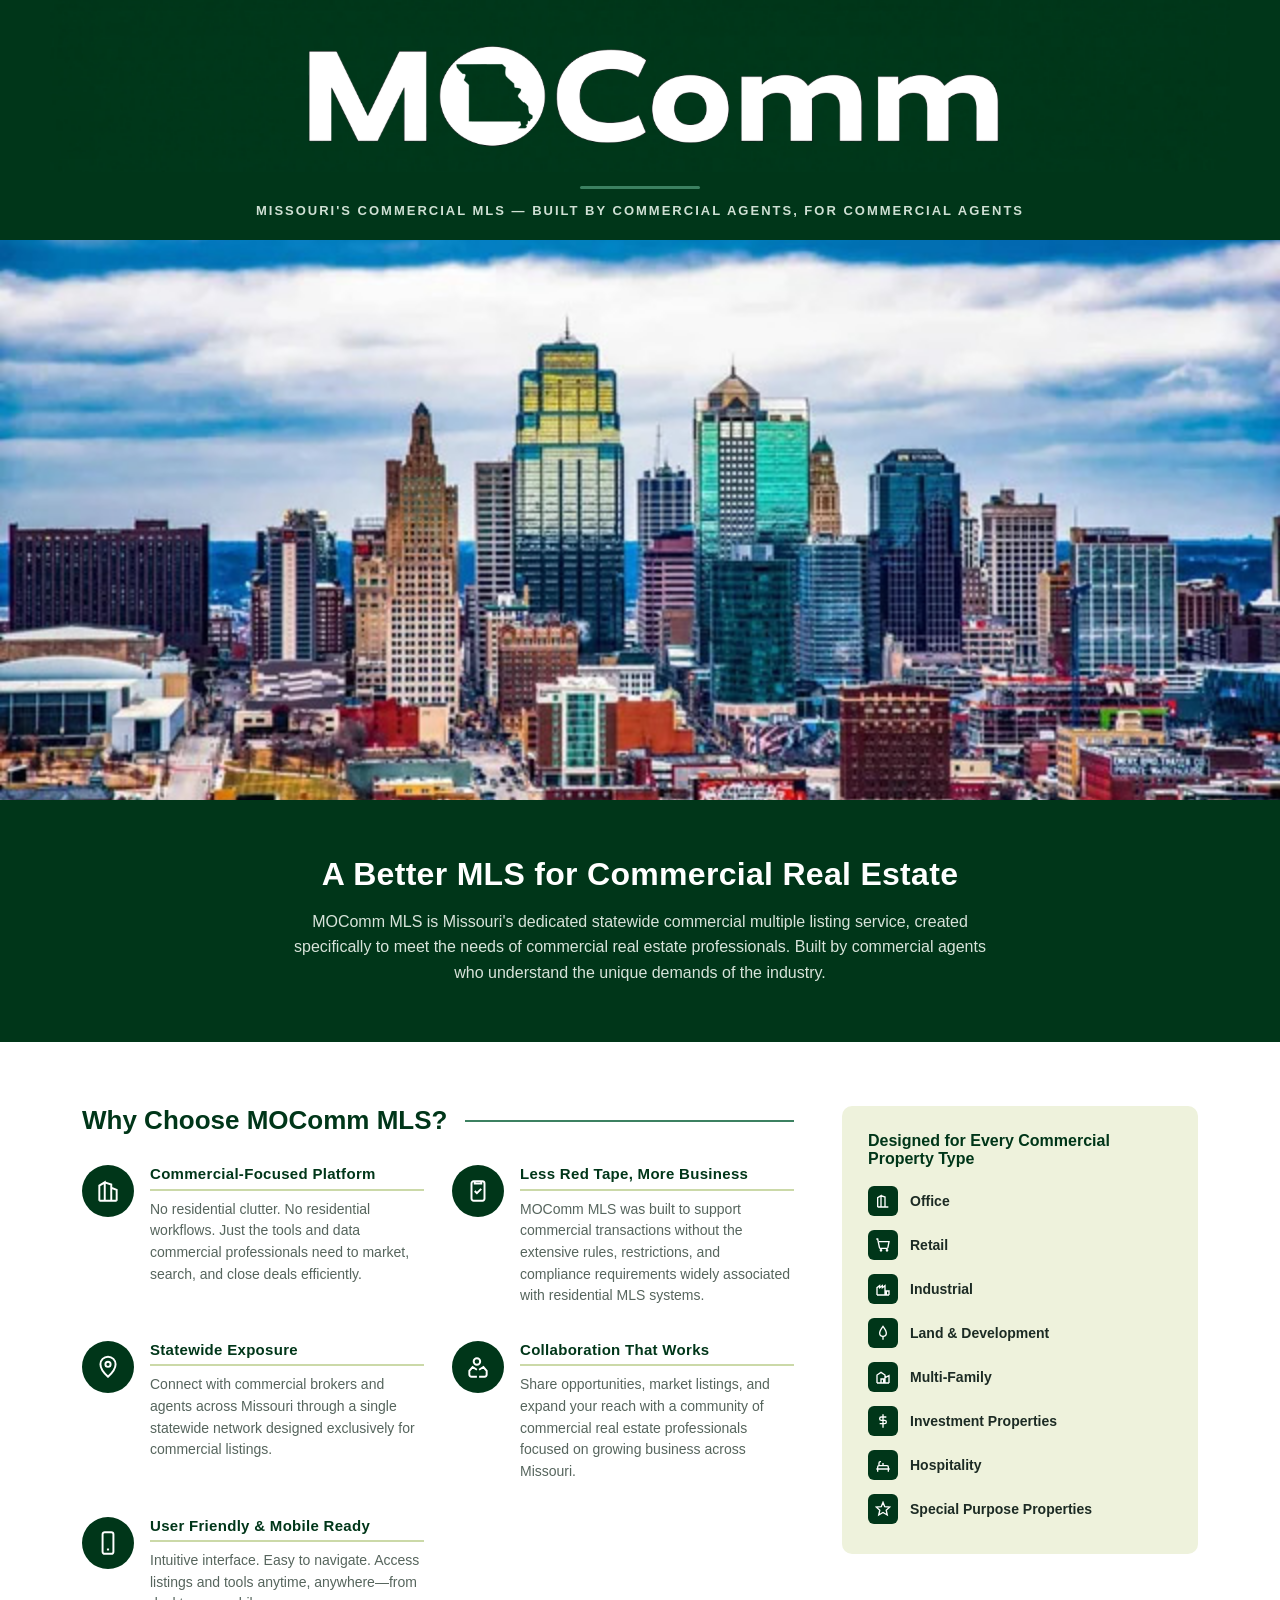
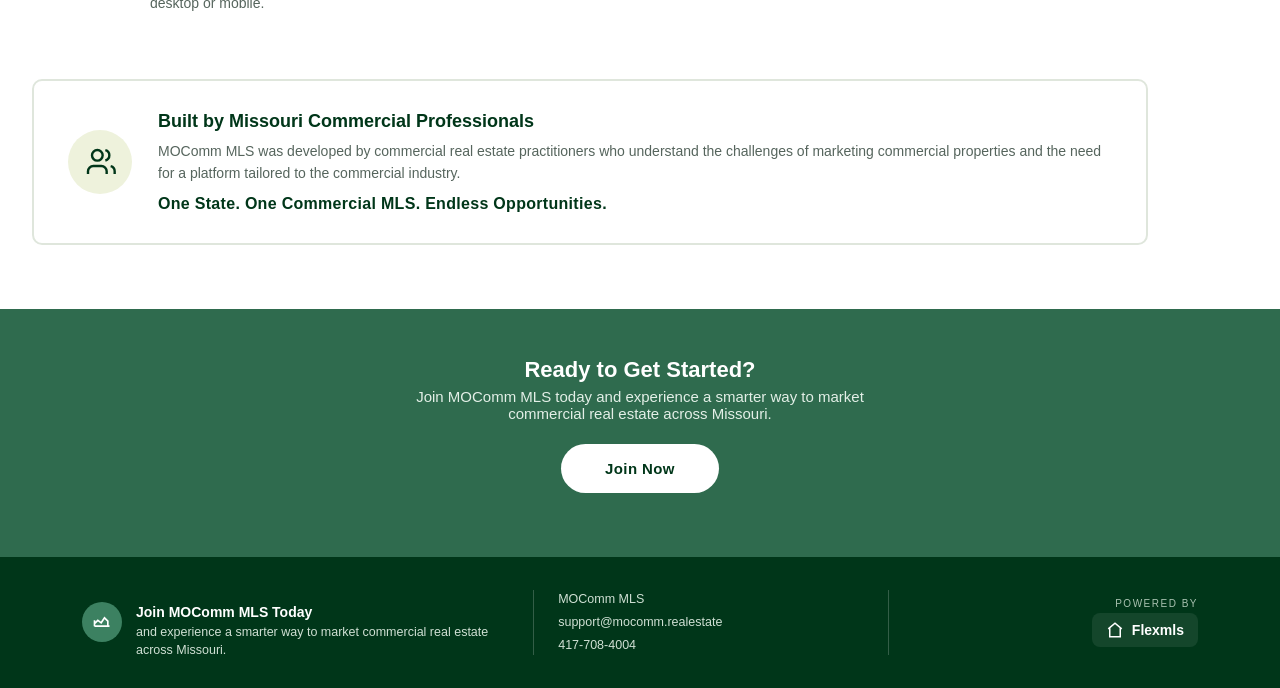
<file: index.html>
<!DOCTYPE html>
<html lang="en">
<head>
<meta charset="UTF-8">
<meta name="viewport" content="width=device-width, initial-scale=1.0">
<title>MOComm MLS | Missouri's Commercial MLS</title>
<link rel="stylesheet" href="styles.css">
</head>
<body>

  <!-- ================= TOP BANNER ================= -->
    <div class="top-banner">
    <div class="wrap">
      <img src="logo-banner.png" alt="MOComm — Missouri's Commercial MLS" class="banner-image">
      <div class="divider"></div>
      <div class="tagline">Missouri's Commercial MLS &mdash; Built by Commercial Agents, for Commercial Agents</div>
    </div>
  </div>

  <!-- ================= HERO + SEARCH ================= -->
  <div class="hero">

    <!--<div class="search-card">
      <h2>Search Commercial Listings</h2>
      <p class="search-sub">Find office, retail, industrial &amp; investment properties across Missouri</p>
      <div class="search-form">
        <div class="field">
          <label for="loc">Location / City</label>
          <input id="loc" type="text" placeholder="e.g. St. Louis, Kansas City, Columbia">
        </div>
        <div class="field">
          <label for="ptype">Property Type</label>
          <select id="ptype">
            <option value="">All Property Types</option>
            <option>Office</option>
            <option>Retail</option>
            <option>Industrial</option>
            <option>Land &amp; Development</option>
            <option>Multi-Family</option>
            <option>Investment Properties</option>
            <option>Hospitality</option>
            <option>Special Purpose Properties</option>
          </select>
        </div>
        <button class="search-btn" type="button">
          <svg viewBox="0 0 24 24" fill="none" stroke="#fff" stroke-width="2"><circle cx="11" cy="11" r="7"/><line x1="21" y1="21" x2="16.65" y2="16.65"/></svg>
          Search
        </button>
      </div>
    </div>-->
  </div>

  <!-- ================= A BETTER MLS BANNER ================= -->
  <div class="better-banner">
    <div class="wrap">
      <h2>A Better MLS for Commercial Real Estate</h2>
      <p>MOComm MLS is Missouri's dedicated statewide commercial multiple listing service, created specifically to meet the needs of commercial real estate professionals. Built by commercial agents who understand the unique demands of the industry.</p>
    </div>
  </div>

  <!-- ================= WHY CHOOSE + SIDEBAR ================= -->
  <div class="content-section">
    <div class="wrap content-grid">
      <div>
        <h2 class="section-heading">Why Choose MOComm MLS?</h2>
        <div class="feature-grid">

          <div class="feature">
            <div class="feature-icon">
              <svg viewBox="0 0 24 24" stroke-width="1.8"><path d="M4 21V7l5-3v17M4 21h16M9 4l6 2v15M15 21V9l5 2v10M9 8h.01M9 12h.01M9 16h.01M12 12h.01M12 16h.01"/></svg>
            </div>
            <div>
              <h3>Commercial-Focused Platform</h3>
              <p>No residential clutter. No residential workflows. Just the tools and data commercial professionals need to market, search, and close deals efficiently.</p>
            </div>
          </div>

          <div class="feature">
            <div class="feature-icon">
              <svg viewBox="0 0 24 24" stroke-width="1.8"><rect x="6" y="3" width="12" height="18" rx="2"/><path d="M9 3v2h6V3M9 12l2 2 4-4"/></svg>
            </div>
            <div>
              <h3>Less Red Tape, More Business</h3>
              <p>MOComm MLS was built to support commercial transactions without the extensive rules, restrictions, and compliance requirements widely associated with residential MLS systems.</p>
            </div>
          </div>

          <div class="feature">
            <div class="feature-icon">
              <svg viewBox="0 0 24 24" stroke-width="1.8"><path d="M12 21s7-6.2 7-11.5A7 7 0 0 0 5 9.5C5 14.8 12 21 12 21Z"/><circle cx="12" cy="9.5" r="2.4"/></svg>
            </div>
            <div>
              <h3>Statewide Exposure</h3>
              <p>Connect with commercial brokers and agents across Missouri through a single statewide network designed exclusively for commercial listings.</p>
            </div>
          </div>

          <div class="feature">
            <div class="feature-icon">
              <svg viewBox="0 0 24 24" stroke-width="1.8"><path d="M11 21H6a2 2 0 0 1-2-2v-3.5L7 12l4 2.5M13 21h5a2 2 0 0 0 2-2v-3.5L17 12l-4 2.5M8 7a3 3 0 1 1 6 0 3 3 0 0 1-6 0Z"/></svg>
            </div>
            <div>
              <h3>Collaboration That Works</h3>
              <p>Share opportunities, market listings, and expand your reach with a community of commercial real estate professionals focused on growing business across Missouri.</p>
            </div>
          </div>

          <div class="feature">
            <div class="feature-icon">
              <svg viewBox="0 0 24 24" stroke-width="1.8"><rect x="7" y="2" width="10" height="20" rx="2"/><line x1="11" y1="18" x2="13" y2="18"/></svg>
            </div>
            <div>
              <h3>User Friendly &amp; Mobile Ready</h3>
              <p>Intuitive interface. Easy to navigate. Access listings and tools anytime, anywhere&mdash;from desktop or mobile.</p>
            </div>
          </div>

        </div>
      </div>

      <!-- SIDEBAR -->
      <aside class="sidebar">
        <h3>Designed for Every Commercial Property Type</h3>
        <ul class="prop-list">
          <li><span class="ic"><svg viewBox="0 0 24 24" stroke-width="2"><path d="M4 21V7l5-3v17M4 21h16M9 4l6 2v15M9 8h.01M9 12h.01M9 16h.01M12 12h.01M12 16h.01"/></svg></span>Office</li>
          <li><span class="ic"><svg viewBox="0 0 24 24" stroke-width="2"><circle cx="9" cy="20" r="1"/><circle cx="18" cy="20" r="1"/><path d="M2 3h2l2.6 12.4a2 2 0 0 0 2 1.6h8.8a2 2 0 0 0 2-1.6L21 7H6"/></svg></span>Retail</li>
          <li><span class="ic"><svg viewBox="0 0 24 24" stroke-width="2"><path d="M3 21V10l4-3v3l4-3v3l4-3v13M3 21h18M17 21v-6h4v6"/></svg></span>Industrial</li>
          <li><span class="ic"><svg viewBox="0 0 24 24" stroke-width="2"><path d="M12 2C9 6 7 9 7 12a5 5 0 0 0 10 0c0-3-2-6-5-10Z"/><path d="M12 17v5"/></svg></span>Land &amp; Development</li>
          <li><span class="ic"><svg viewBox="0 0 24 24" stroke-width="2"><path d="M3 21V9l6-4 6 4v12M3 21h18M9 21v-6h4v6M15 21V13l6-3v11"/></svg></span>Multi-Family</li>
          <li><span class="ic"><svg viewBox="0 0 24 24" stroke-width="2"><line x1="12" y1="2" x2="12" y2="22"/><path d="M17 6H9.5a2.5 2.5 0 0 0 0 5h5a2.5 2.5 0 0 1 0 5H7"/></svg></span>Investment Properties</li>
          <li><span class="ic"><svg viewBox="0 0 24 24" stroke-width="2"><path d="M2 18h20M4 18v-3a2 2 0 0 1 2-2h12a2 2 0 0 1 2 2v3M6 13V9a2 2 0 0 1 2-2h1M12 13V9M4 22v-4M20 22v-4"/></svg></span>Hospitality</li>
          <li><span class="ic"><svg viewBox="0 0 24 24" stroke-width="2"><path d="m12 2 2.6 6.6L22 9.2l-5.2 4.6L18.4 21 12 17.3 5.6 21l1.6-7.2L2 9.2l7.4-.6Z"/></svg></span>Special Purpose Properties</li>
        </ul>
      </aside>
    </div>
  </div>

  <!-- ================= BUILT BY BANNER ================= -->
  <div class="wrap built-by">
    <div class="card">
      <div class="ic-wrap">
        <svg viewBox="0 0 24 24" stroke-width="1.8"><path d="M17 21v-2a4 4 0 0 0-4-4H7a4 4 0 0 0-4 4v2M10 11a4 4 0 1 0 0-8 4 4 0 0 0 0 8ZM23 21v-2a4 4 0 0 0-3-3.87M16 3.13a4 4 0 0 1 0 7.75"/></svg>
      </div>
      <div>
        <h3>Built by Missouri Commercial Professionals</h3>
        <p>MOComm MLS was developed by commercial real estate practitioners who understand the challenges of marketing commercial properties and the need for a platform tailored to the commercial industry.</p>
        <span class="tagline-strong">One State. One Commercial MLS. Endless Opportunities.</span>
      </div>
    </div>
  </div>

    <!-- ================= JOIN NOW BANNER ================= -->
  <div class="join-banner">
    <div class="wrap join-banner-inner">
      <div>
        <h3>Ready to Get Started?</h3>
        <p>Join MOComm MLS today and experience a smarter way to market commercial real estate across Missouri.</p>
      </div>
      <a class="join-btn" href="https://form.jotform.com/262104263875154" target="_blank" rel="noopener noreferrer">Join Now</a>
    </div>
  </div>

  <!-- ================= FOOTER ================= -->
  <footer>
    <div class="wrap footer-grid">
      <div class="footer-col">
        <span class="footer-ic">
          <svg viewBox="0 0 24 24" stroke-width="2"><path d="M3 17h18M3 17v-3l4-4 4 3 4-6 4 4v6M3 17V10"/></svg>
        </span>
        <div>
          <h4>Join MOComm MLS Today</h4>
          <p>and experience a smarter way to market commercial real estate across Missouri.</p>
        </div>
      </div>
      <div class="footer-col center">
        <p>MOComm MLS</p>
        <p>support@mocomm.realestate</p>
        <p>417-708-4004</p>
      </div>
      <div class="footer-col right" style="justify-content:flex-end;width:100%;">
        <div>
          <div class="powered-label">Powered by</div>
          <span class="flexmls-badge">
            <svg viewBox="0 0 24 24" stroke-width="2"><path d="M3 10.5 12 3l9 7.5M5 9.5V21h14V9.5"/></svg>
            Flexmls
          </span>
        </div>
      </div>
    </div>
  </footer>

  <script src="script.js"></script>
</body>
</html>
</file>
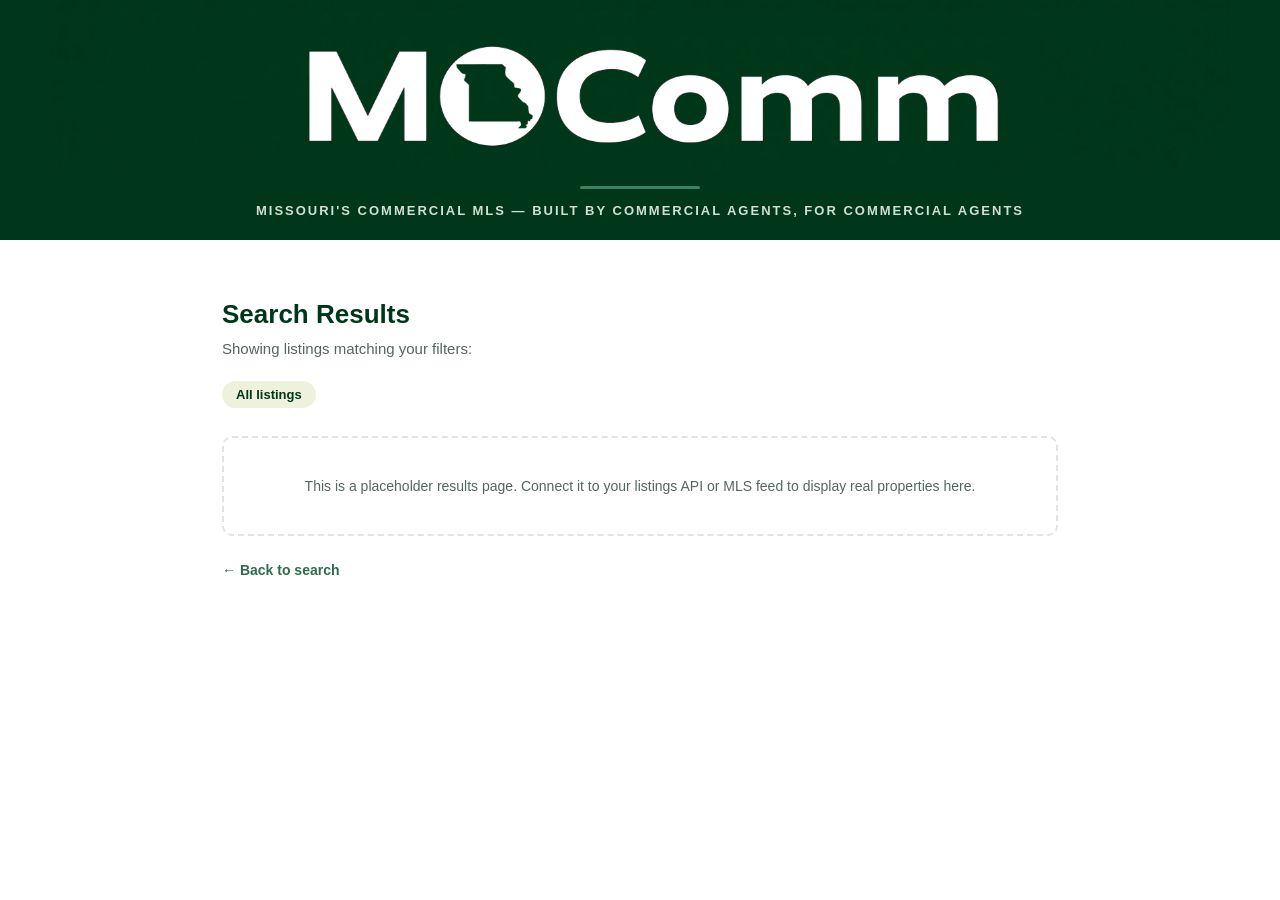
<file: search-results.html>
<!DOCTYPE html>
<html lang="en">
<head>
<meta charset="UTF-8">
<meta name="viewport" content="width=device-width, initial-scale=1.0">
<title>Search Results | MOComm MLS</title>
<link rel="stylesheet" href="styles.css">
<style>
  .results-wrap{max-width:900px;margin:0 auto;padding:60px 32px;}
  .results-wrap h1{font-size:26px;color:var(--dark);margin-bottom:10px;}
  .results-wrap p{color:var(--gray);font-size:15px;margin-bottom:24px;}
  .filter-chip{
    display:inline-flex;align-items:center;gap:6px;
    background:var(--sage);color:var(--dark);
    font-size:13px;font-weight:700;
    padding:6px 14px;border-radius:20px;margin:0 8px 8px 0;
  }
  .placeholder-note{
    border:2px dashed var(--line);border-radius:var(--radius);
    padding:40px;text-align:center;color:var(--gray);font-size:14px;
    margin-top:20px;
  }
  .back-link{
    display:inline-block;margin-top:26px;
    color:var(--mid);font-weight:700;font-size:14px;
  }
</style>
</head>
<body>

    <div class="top-banner">
    <div class="wrap">
      <img src="logo-banner.png" alt="MOComm — Missouri's Commercial MLS" class="banner-image">
      <div class="divider"></div>
      <div class="tagline">Missouri's Commercial MLS &mdash; Built by Commercial Agents, for Commercial Agents</div>
    </div>
  </div>

  <div class="results-wrap">
    <h1>Search Results</h1>
    <p>Showing listings matching your filters:</p>
    <div id="chips"></div>
    <div class="placeholder-note">
      This is a placeholder results page. Connect it to your listings API or MLS feed to display real properties here.
    </div>
    <a class="back-link" href="index.html">&larr; Back to search</a>
  </div>

  <script>
    var params = new URLSearchParams(window.location.search);
    var chipsEl = document.getElementById('chips');
    var labels = { location: 'Location', type: 'Property Type' };
    var any = false;
    params.forEach(function (value, key) {
      any = true;
      var chip = document.createElement('span');
      chip.className = 'filter-chip';
      chip.textContent = (labels[key] || key) + ': ' + value;
      chipsEl.appendChild(chip);
    });
    if (!any) {
      var chip = document.createElement('span');
      chip.className = 'filter-chip';
      chip.textContent = 'All listings';
      chipsEl.appendChild(chip);
    }
  </script>
</body>
</html>
</file>
<file: styles.css>
:root{
    --dark: #003619;
    --dark-2: #0d2921;
    --mid: #2f6b4e;
    --mid-2: #3c8161;
    --sage: #eef2dc;
    --sage-line: #cbd9a8;
    --ink: #1c2b24;
    --gray: #56655d;
    --line: #dfe6dc;
    --white: #ffffff;
    --radius: 10px;
  }
  *{box-sizing:border-box;}
  html,body{margin:0;padding:0;}
  body{
    font-family:'Segoe UI', Arial, Helvetica, sans-serif;
    color:var(--ink);
    background:var(--white);
    -webkit-font-smoothing:antialiased;
  }
  img{max-width:100%;display:block;}
  a{color:inherit;text-decoration:none;}
  .wrap{max-width:1180px;margin:0 auto;padding:0 32px;}
  h1,h2,h3{margin:0;line-height:1.15;}
  p{margin:0;}

  /* ---------- TOP BANNER ---------- */
  .top-banner{
    background:#003619;
    padding:0 0 22px;
  }
  .top-banner .wrap{
    display:flex;
    flex-direction:column;
    align-items:center;
    text-align:center;
    gap:14px;
    padding:0;
  }
  .banner-image{
    display:block;
    width:100%;
    max-width:1180px;
    height:auto;
    margin:0 auto;
  }
  .logo{
    display:flex;
    align-items:center;
    gap:10px;
    font-weight:800;
    font-size:44px;
    letter-spacing:0.5px;
  }
  .logo .mo-badge{
    width:40px;height:40px;
    border-radius:50%;
    background:var(--white);
    display:inline-flex;
    align-items:center;
    justify-content:center;
    flex-shrink:0;
  }
  .logo .mo-badge svg{width:24px;height:24px;}
  .logo-sub{font-size:44px;}
  .divider{
    width:120px;
    height:3px;
    background:var(--mid-2);
    border-radius:2px;
  }
  .tagline{
    font-size:13px;
    letter-spacing:2px;
    font-weight:600;
    color:#cfe0d4;
    text-transform:uppercase;
  }

  /* ---------- HERO ---------- */
  .hero{
    position:relative;
    min-height:560px;
    display:flex;
    align-items:center;
    justify-content:center;
    background:
      url('skyline.jpg') center/cover no-repeat;
    overflow:hidden;
  }
  .hero-placeholder-label{
    position:absolute;
    top:22px;
    left:50%;
    transform:translateX(-50%);
    background:#003619;
    color:#fff;
    font-size:12px;
    letter-spacing:1.5px;
    text-transform:uppercase;
    font-weight:700;
    padding:8px 18px;
    border-radius:30px;
  }
  .hero-icon{
    position:absolute;
    opacity:0.35;
    color:#7c887f;
  }
  .hero-icon svg{width:120px;height:120px;stroke:#8b968f;}

  .search-card{
    position:relative;
    z-index:2;
    background:rgba(255,255,255,0.70);
    backdrop-filter:blur(10px);
    -webkit-backdrop-filter:blur(10px);
    border-radius:14px;
    box-shadow:0 20px 45px rgba(10,30,22,0.28);
    padding:32px 34px 28px;
    width:100%;
    max-width:760px;
    margin:70px 20px;
  }
  .search-card h2{
    font-size:24px;
    color:var(--dark);
    text-align:center;
    margin-bottom:4px;
  }
  .search-card .search-sub{
    text-align:center;
    color:var(--gray);
    font-size:14px;
    margin-bottom:22px;
  }
  .search-form{
    display:flex;
    gap:12px;
    flex-wrap:wrap;
  }
  .field{
    flex:1 1 200px;
    display:flex;
    flex-direction:column;
    gap:6px;
  }
  .field label{
    font-size:11px;
    font-weight:700;
    letter-spacing:1px;
    text-transform:uppercase;
    color:var(--mid);
  }
  .field input,
  .field select{
    border:1.5px solid var(--line);
    border-radius:8px;
    padding:12px 14px;
    font-size:14px;
    color:var(--ink);
    background:var(--white);
    font-family:inherit;
  }
  .field input:focus,
  .field select:focus{
    outline:none;
    border-color:var(--mid-2);
  }
  .search-btn{
    flex:0 0 auto;
    align-self:flex-end;
    background:var(--dark);
    color:#fff;
    border:none;
    border-radius:8px;
    padding:13px 30px;
    font-size:14px;
    font-weight:700;
    letter-spacing:0.5px;
    cursor:pointer;
    display:inline-flex;
    align-items:center;
    gap:8px;
    transition:background .15s ease;
  }
  .search-btn:hover{background:var(--mid);}
  .search-btn svg{width:16px;height:16px;}

  /* ---------- BETTER MLS BANNER ---------- */
  .better-banner{
    background:#003619;
    color:#fff;
    padding:56px 0;
  }
  .better-banner .wrap{
    display:flex;
    flex-direction:column;
    align-items:center;
    text-align:center;
    gap:16px;
    max-width:760px;
  }
  .better-banner h2{
    font-size:32px;
    font-weight:800;
    letter-spacing:0.3px;
  }
  .better-banner p{
    font-size:16px;
    line-height:1.6;
    color:#d7e3da;
  }

  /* ---------- WHY CHOOSE + SIDEBAR ---------- */
  .content-section{
    padding:64px 0;
  }
  .content-grid{
    display:grid;
    grid-template-columns:2fr 1fr;
    gap:48px;
    align-items:start;
  }
  .section-heading{
    font-size:26px;
    font-weight:800;
    color:var(--dark);
    display:flex;
    align-items:center;
    gap:18px;
    margin-bottom:30px;
  }
  .section-heading::after{
    content:"";
    flex:1;
    height:2px;
    background:var(--mid-2);
  }
  .feature-grid{
    display:grid;
    grid-template-columns:1fr 1fr;
    gap:34px 28px;
  }
  .feature{
    display:flex;
    gap:16px;
  }
  .feature-icon{
    flex:0 0 auto;
    width:52px;height:52px;
    border-radius:50%;
    background:var(--dark);
    display:flex;
    align-items:center;
    justify-content:center;
  }
  .feature-icon svg{width:26px;height:26px;stroke:#fff;fill:none;}
  .feature h3{
    font-size:15px;
    font-weight:800;
    color:var(--dark);
    margin-bottom:6px;
    letter-spacing:0.3px;
  }
  .feature p{
    font-size:14px;
    line-height:1.55;
    color:var(--gray);
    border-top:2px solid var(--sage-line);
    padding-top:8px;
    margin-top:2px;
  }

  .sidebar{
    background:var(--sage);
    border-radius:var(--radius);
    padding:26px 26px 30px;
  }
  .sidebar h3{
    font-size:16px;
    font-weight:800;
    color:var(--dark);
    display:flex;
    align-items:center;
    gap:14px;
    margin-bottom:18px;
  }
  .sidebar h3::after{
    content:"";
    flex:1;
    height:2px;
    background:var(--mid-2);
  }
  .prop-list{
    list-style:none;
    margin:0;padding:0;
    display:flex;
    flex-direction:column;
    gap:14px;
  }
  .prop-list li{
    display:flex;
    align-items:center;
    gap:12px;
    font-size:14px;
    font-weight:700;
    color:var(--ink);
  }
  .prop-list .ic{
    width:30px;height:30px;
    border-radius:6px;
    background:var(--dark);
    display:flex;
    align-items:center;
    justify-content:center;
    flex-shrink:0;
  }
  .prop-list .ic svg{width:16px;height:16px;stroke:#fff;fill:none;}

  /* ---------- BUILT BY BANNER ---------- */
  .built-by{
    margin:0 0 64px;
  }
  .built-by .card{
    border:2px solid var(--line);
    border-radius:var(--radius);
    padding:30px 34px;
    display:flex;
    align-items:center;
    gap:26px;
  }
  .built-by .ic-wrap{
    flex:0 0 auto;
    width:64px;height:64px;
    border-radius:50%;
    background:var(--sage);
    display:flex;
    align-items:center;
    justify-content:center;
  }
  .built-by .ic-wrap svg{width:32px;height:32px;stroke:var(--dark);fill:none;}
  .built-by h3{
    font-size:18px;
    font-weight:800;
    color:var(--dark);
    margin-bottom:8px;
  }
  .built-by p{
    font-size:14px;
    line-height:1.6;
    color:var(--gray);
  }
  .built-by .tagline-strong{
    display:block;
    margin-top:10px;
    font-weight:800;
    color:var(--dark);
    letter-spacing:0.3px;
  }

    /* ---------- JOIN NOW BANNER ---------- */
  .join-banner{
    background:var(--mid);
    padding:48px 0 64px;
    text-align:center;
  }
  .join-banner-inner{
    display:flex;
    flex-direction:column;
    align-items:center;
    gap:22px;
  }
  .join-banner-inner h3{
    font-size:22px;
    font-weight:800;
    color:#fff;
    margin-bottom:6px;
  }
  .join-banner-inner p{
    font-size:15px;
    color:#e3efe7;
    max-width:520px;
  }
  .join-btn{
    display:inline-block;
    background:#fff;
    color:var(--dark);
    font-weight:800;
    font-size:15px;
    letter-spacing:0.4px;
    padding:16px 44px;
    border-radius:999px;
    white-space:nowrap;
    transition:background .15s ease, transform .15s ease;
  }
  .join-btn:hover{
    background:var(--sage);
    transform:translateY(-1px);
  }

  /* ---------- FOOTER ---------- */
  footer{
    background:var(--dark);
    color:#fff;
    padding:28px 0;
  }
  .footer-grid{
    display:grid;
    grid-template-columns:1.2fr 1fr 0.8fr;
    gap:24px;
    align-items:center;
  }
  .footer-col{
    display:flex;
    align-items:center;
    gap:14px;
  }
  .footer-col.center{
    border-left:1px solid rgba(255,255,255,0.2);
    border-right:1px solid rgba(255,255,255,0.2);
    padding:0 24px;
    flex-direction:column;
    align-items:flex-start;
    gap:4px;
  }
  .footer-col.right{
    justify-content:flex-end;
    text-align:right;
  }
  .footer-ic{
    width:40px;height:40px;
    border-radius:50%;
    background:var(--mid-2);
    display:flex;
    align-items:center;
    justify-content:center;
    flex-shrink:0;
  }
  .footer-ic svg{width:20px;height:20px;stroke:#fff;fill:none;}
  .footer-col h4{
    font-size:14px;
    font-weight:800;
    margin-bottom:3px;
  }
  .footer-col p{
    font-size:12.5px;
    color:#cfe0d4;
    line-height:1.5;
  }
  .footer-col .site{
    color:#8fd9a8;
    font-weight:700;
  }
  .powered-label{
    font-size:10px;
    letter-spacing:1.5px;
    text-transform:uppercase;
    color:#a9c2b1;
    margin-bottom:4px;
  }
  .flexmls-badge{
    display:inline-flex;
    align-items:center;
    gap:8px;
    background:rgba(255,255,255,0.08);
    padding:8px 14px;
    border-radius:8px;
    font-weight:800;
    font-size:14px;
  }
  .flexmls-badge svg{width:18px;height:18px;stroke:#fff;fill:none;}

  /* ---------- RESPONSIVE ---------- */
  @media (max-width: 900px){
    .content-grid{grid-template-columns:1fr;}
    .footer-grid{grid-template-columns:1fr;text-align:center;}
    .footer-col{justify-content:center;}
    .footer-col.center{border-left:none;border-right:none;border-top:1px solid rgba(255,255,255,0.2);border-bottom:1px solid rgba(255,255,255,0.2);padding:16px 0;align-items:center;}
    .footer-col.right{justify-content:center;}
  }
  @media (max-width: 620px){
    .logo{font-size:32px;}
    .logo-sub{font-size:32px;}
    .feature-grid{grid-template-columns:1fr;}
    .search-card{padding:24px 20px;margin:40px 14px;}
    .search-form{flex-direction:column;}
    .search-btn{align-self:stretch;justify-content:center;}
    .better-banner h2{font-size:26px;}
    .join-banner-inner{flex-direction:column;text-align:center;}
    .join-btn{width:100%;text-align:center;}
    .built-by .card{flex-direction:column;text-align:center;}
  }
</file>
